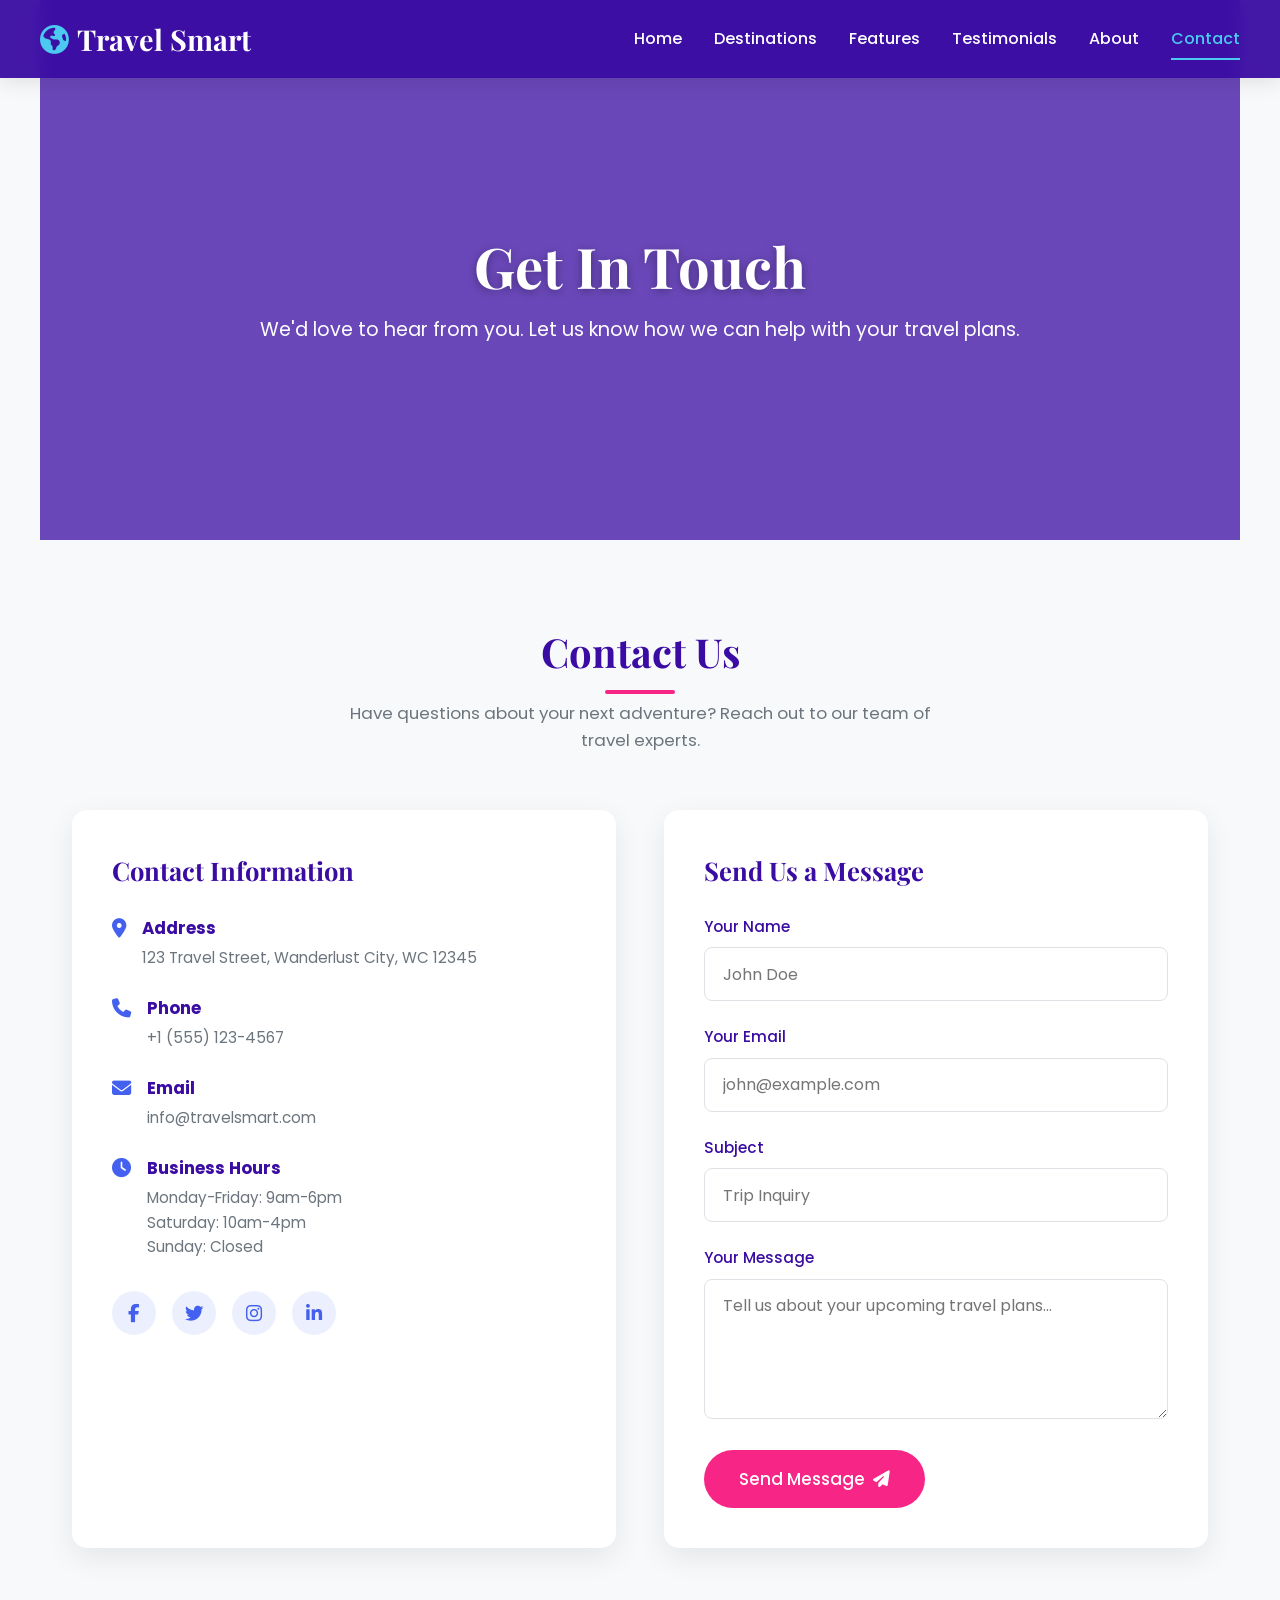
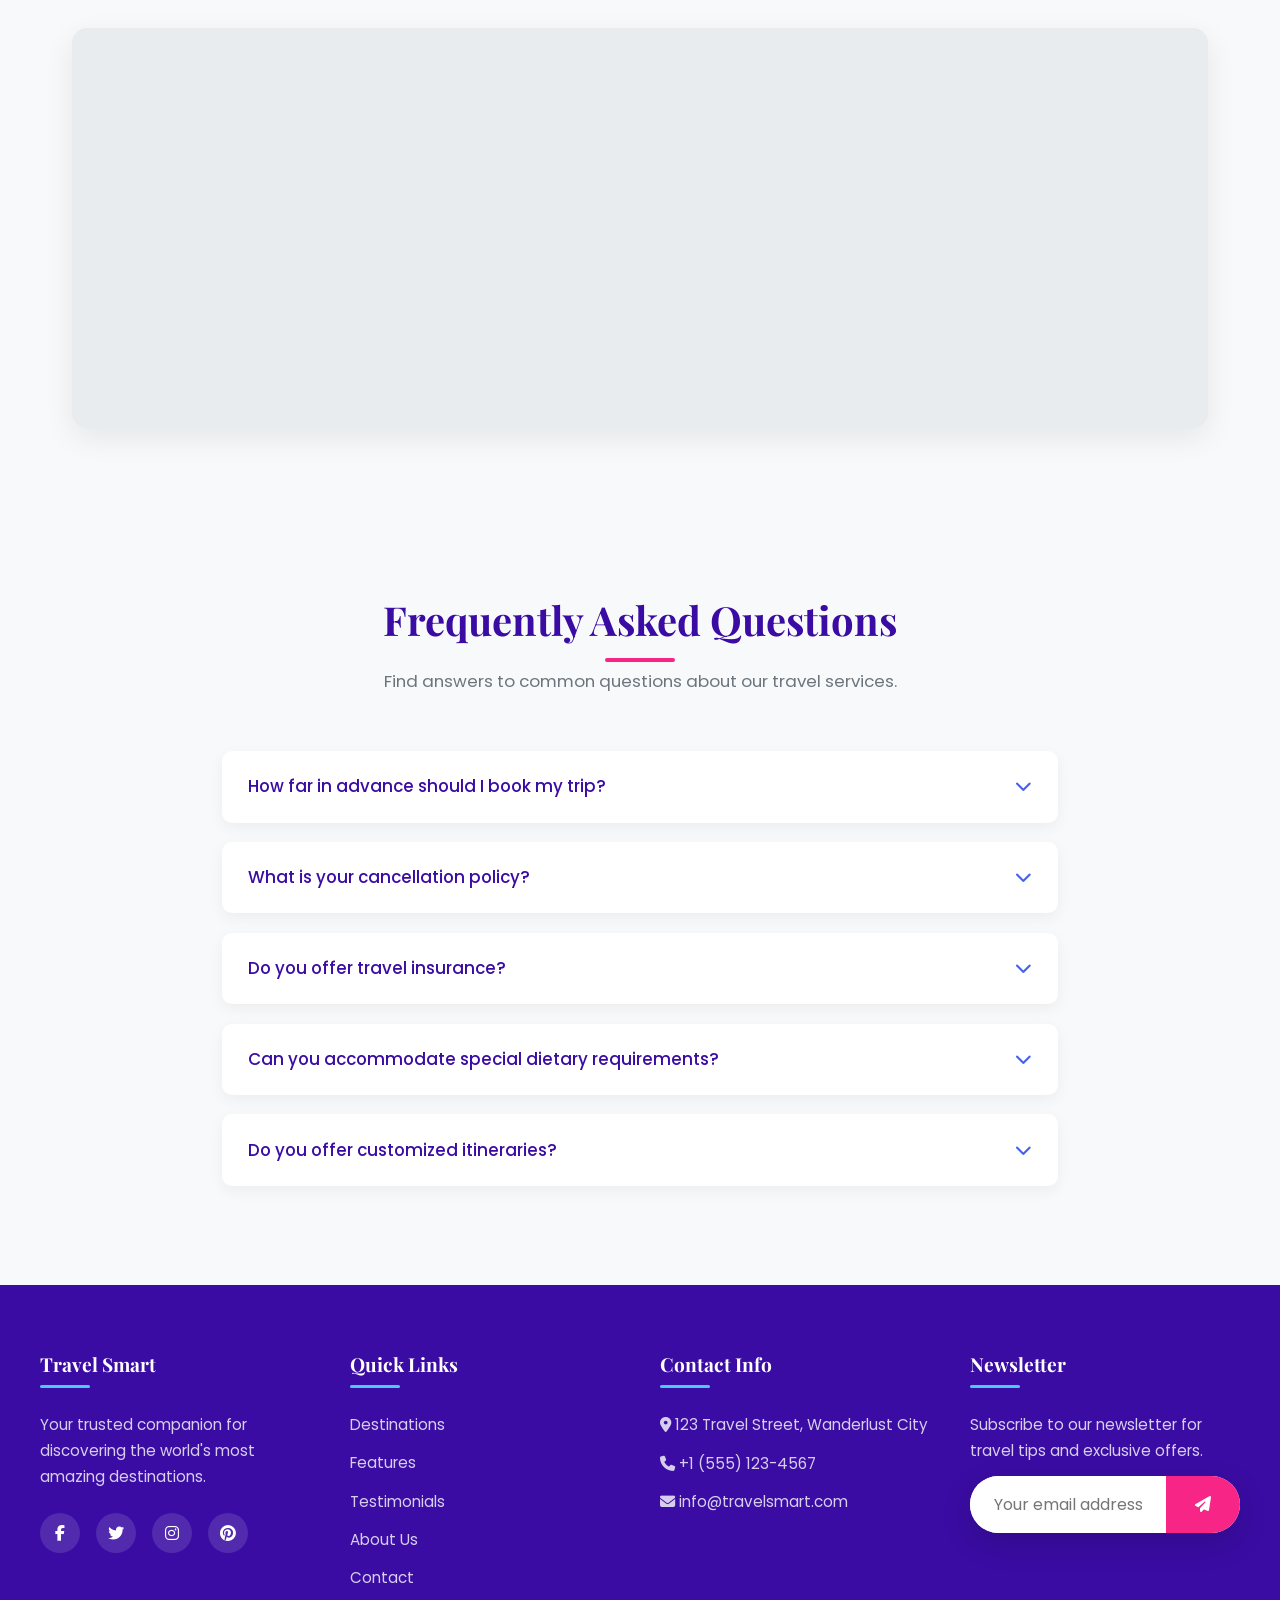
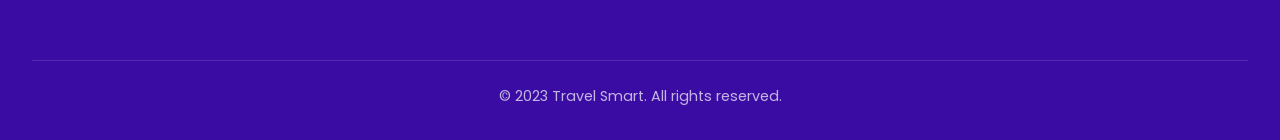
<file: contact.html>
<!DOCTYPE html>
<html lang="en">

<head>
    <meta charset="UTF-8">
    <meta name="viewport" content="width=device-width, initial-scale=1.0">
    <title>Contact Us - Travel Smart</title>
    <meta name="description" content="Get in touch with Travel Smart. Have questions about your next adventure? Reach out to our team of travel experts.">
    
    <!-- Preconnect for Google Fonts -->
    <link rel="preconnect" href="https://fonts.googleapis.com">
    <link rel="preconnect" href="https://fonts.gstatic.com" crossorigin>
    <link href="https://fonts.googleapis.com/css2?family=Poppins:wght@300;400;500;600;700&family=Playfair+Display:wght@400;600;700&display=swap" rel="stylesheet">
    
    <!-- Font Awesome Icons -->
    <link rel="stylesheet" href="https://cdnjs.cloudflare.com/ajax/libs/font-awesome/6.4.0/css/all.min.css">
    
    <!-- Unified High-Performance Stylesheet -->
    <link rel="stylesheet" href="css/style.css">
    
    <!-- Deferred Lightweight JavaScript -->
    <script src="js/main.js" defer></script>
</head>

<body>
    <!-- Header & Navigation -->
    <header>
        <nav>
            <a href="index.html" class="logo" id="main-logo">
                <i class="fas fa-globe-americas" aria-hidden="true"></i>
                <span>Travel Smart</span>
            </a>
            <ul class="nav-links">
                <li><a href="index.html">Home</a></li>
                <li><a href="destination.html">Destinations</a></li>
                <li><a href="features.html">Features</a></li>
                <li><a href="testimonials.html">Testimonials</a></li>
                <li><a href="about.html">About</a></li>
                <li><a href="contact.html" class="active">Contact</a></li>
            </ul>
            <button class="hamburger" aria-label="Toggle navigation menu" aria-expanded="false">
                <span></span>
                <span></span>
                <span></span>
            </button>
        </nav>
    </header>

    <!-- Main Content -->
    <div id="main-content">
        <!-- Hero Section -->
        <section class="contact-hero">
            <div class="contact-hero-content">
                <h1 class="hero-anim-title">Get In Touch</h1>
                <p class="hero-anim-text">We'd love to hear from you. Let us know how we can help with your travel plans.</p>
            </div>
        </section>

        <!-- Contact Section -->
        <section class="contact-section">
            <div class="section-title">
                <h2>Contact Us</h2>
                <p>Have questions about your next adventure? Reach out to our team of travel experts.</p>
            </div>
            <div class="contact-container">
                <div class="contact-info">
                    <h3>Contact Information</h3>
                    <ul class="contact-details">
                        <li>
                            <i class="fas fa-map-marker-alt"></i>
                            <div>
                                <h4>Address</h4>
                                <p>123 Travel Street, Wanderlust City, WC 12345</p>
                            </div>
                        </li>
                        <li>
                            <i class="fas fa-phone"></i>
                            <div>
                                <h4>Phone</h4>
                                <p>+1 (555) 123-4567</p>
                            </div>
                        </li>
                        <li>
                            <i class="fas fa-envelope"></i>
                            <div>
                                <h4>Email</h4>
                                <p>info@travelsmart.com</p>
                            </div>
                        </li>
                        <li>
                            <i class="fas fa-clock"></i>
                            <div>
                                <h4>Business Hours</h4>
                                <p>Monday-Friday: 9am-6pm<br>Saturday: 10am-4pm<br>Sunday: Closed</p>
                            </div>
                        </li>
                    </ul>
                    <div class="contact-social">
                        <a href="#" aria-label="Facebook" onclick="event.preventDefault();"><i class="fab fa-facebook-f"></i></a>
                        <a href="#" aria-label="Twitter" onclick="event.preventDefault();"><i class="fab fa-twitter"></i></a>
                        <a href="#" aria-label="Instagram" onclick="event.preventDefault();"><i class="fab fa-instagram"></i></a>
                        <a href="#" aria-label="LinkedIn" onclick="event.preventDefault();"><i class="fab fa-linkedin-in"></i></a>
                    </div>
                </div>
                <div class="contact-form">
                    <h3>Send Us a Message</h3>
                    <form id="contactForm">
                        <div class="form-group">
                            <label for="name">Your Name</label>
                            <input type="text" id="name" name="name" required placeholder="John Doe">
                        </div>
                        <div class="form-group">
                            <label for="email">Your Email</label>
                            <input type="email" id="email" name="email" required placeholder="john@example.com">
                        </div>
                        <div class="form-group">
                            <label for="subject">Subject</label>
                            <input type="text" id="subject" name="subject" required placeholder="Trip Inquiry">
                        </div>
                        <div class="form-group">
                            <label for="message">Your Message</label>
                            <textarea id="message" name="message" required placeholder="Tell us about your upcoming travel plans..."></textarea>
                        </div>
                        <button type="submit" class="submit-btn">Send Message <i class="fas fa-paper-plane"></i></button>
                    </form>
                </div>
            </div>
        </section>

        <!-- Map Section -->
        <section class="map-section">
            <div class="map-container">
                <iframe
                    title="Travel Smart Location Map"
                    src="https://www.google.com/maps/embed?pb=!1m18!1m12!1m3!1d3023.621465758709!2d-74.00594934894664!3d40.71278407922849!2m3!1f0!2f0!3f0!3m2!1i1020!2i768!4f13.1!3m3!1m2!1s0x89c25a23c7f6d273%3A0x6b4e77e9a9464c47!2sTravel%20Agency!5e0!3m2!1sen!2sus!4v1651234567890!5m2!1sen!2sus"
                    allowfullscreen="" loading="lazy" referrerpolicy="no-referrer-when-downgrade"></iframe>
            </div>
        </section>

        <!-- FAQ Section -->
        <section class="faq-section">
            <div class="section-title">
                <h2>Frequently Asked Questions</h2>
                <p>Find answers to common questions about our travel services.</p>
            </div>
            <div class="faq-list">
                <div class="faq-item">
                    <div class="faq-question" tabindex="0" role="button" aria-expanded="false">
                        <span>How far in advance should I book my trip?</span>
                        <i class="fas fa-chevron-down"></i>
                    </div>
                    <div class="faq-answer">
                        <p>We recommend booking at least 2-3 months in advance for domestic trips and 4-6 months for international travel. This ensures better availability and often lower prices for flights and accommodations.</p>
                    </div>
                </div>
                <div class="faq-item">
                    <div class="faq-question" tabindex="0" role="button" aria-expanded="false">
                        <span>What is your cancellation policy?</span>
                        <i class="fas fa-chevron-down"></i>
                    </div>
                    <div class="faq-answer">
                        <p>Our cancellation policy varies depending on the type of booking. Generally, we offer full refunds for cancellations made at least 30 days before the departure date. For cancellations within 30 days, fees may apply. Please refer to your specific booking terms for details.</p>
                    </div>
                </div>
                <div class="faq-item">
                    <div class="faq-question" tabindex="0" role="button" aria-expanded="false">
                        <span>Do you offer travel insurance?</span>
                        <i class="fas fa-chevron-down"></i>
                    </div>
                    <div class="faq-answer">
                        <p>Yes, we strongly recommend travel insurance for all trips. We offer comprehensive travel insurance plans that cover trip cancellations, medical emergencies, lost luggage, and other unforeseen circumstances. Our agents can help you choose the right plan for your needs.</p>
                    </div>
                </div>
                <div class="faq-item">
                    <div class="faq-question" tabindex="0" role="button" aria-expanded="false">
                        <span>Can you accommodate special dietary requirements?</span>
                        <i class="fas fa-chevron-down"></i>
                    </div>
                    <div class="faq-answer">
                        <p>Absolutely! We work with our partners to accommodate various dietary needs including vegetarian, vegan, gluten-free, and allergies. Please inform us of any dietary restrictions at the time of booking so we can make the necessary arrangements.</p>
                    </div>
                </div>
                <div class="faq-item">
                    <div class="faq-question" tabindex="0" role="button" aria-expanded="false">
                        <span>Do you offer customized itineraries?</span>
                        <i class="fas fa-chevron-down"></i>
                    </div>
                    <div class="faq-answer">
                        <p>Yes, we specialize in creating personalized travel experiences. Our travel experts will work with you to design a custom itinerary based on your interests, budget, and preferences. Contact us to start planning your dream vacation.</p>
                    </div>
                </div>
            </div>
        </section>

        <!-- Footer -->
        <footer>
            <div class="footer-content">
                <div class="footer-section">
                    <h3>Travel Smart</h3>
                    <p>Your trusted companion for discovering the world's most amazing destinations.</p>
                    <div class="footer-social">
                        <a href="#" aria-label="Facebook" onclick="event.preventDefault();"><i class="fab fa-facebook-f"></i></a>
                        <a href="#" aria-label="Twitter" onclick="event.preventDefault();"><i class="fab fa-twitter"></i></a>
                        <a href="#" aria-label="Instagram" onclick="event.preventDefault();"><i class="fab fa-instagram"></i></a>
                        <a href="#" aria-label="Pinterest" onclick="event.preventDefault();"><i class="fab fa-pinterest"></i></a>
                    </div>
                </div>
                <div class="footer-section">
                    <h3>Quick Links</h3>
                    <ul class="footer-links">
                        <li><a href="destination.html">Destinations</a></li>
                        <li><a href="features.html">Features</a></li>
                        <li><a href="testimonials.html">Testimonials</a></li>
                        <li><a href="about.html">About Us</a></li>
                        <li><a href="contact.html">Contact</a></li>
                    </ul>
                </div>
                <div class="footer-section">
                    <h3>Contact Info</h3>
                    <p><i class="fas fa-map-marker-alt"></i> 123 Travel Street, Wanderlust City</p>
                    <p><i class="fas fa-phone"></i> +1 (555) 123-4567</p>
                    <p><i class="fas fa-envelope"></i> info@travelsmart.com</p>
                </div>
                <div class="footer-section">
                    <h3>Newsletter</h3>
                    <p>Subscribe to our newsletter for travel tips and exclusive offers.</p>
                    <form class="newsletter-form" onsubmit="event.preventDefault(); alert('Thank you for subscribing to Travel Smart newsletter!'); this.reset();">
                        <input type="email" placeholder="Your email address" aria-label="Email address" required>
                        <button type="submit" aria-label="Subscribe"><i class="fas fa-paper-plane"></i></button>
                    </form>
                </div>
            </div>
            <div class="footer-bottom">
                <p>&copy; 2023 Travel Smart. All rights reserved.</p>
            </div>
        </footer>
    </div>

    <!-- Back to Top Button -->
    <a href="#" class="back-to-top" aria-label="Back to top">
        <i class="fas fa-arrow-up"></i>
    </a>
</body>

</html>
</file>
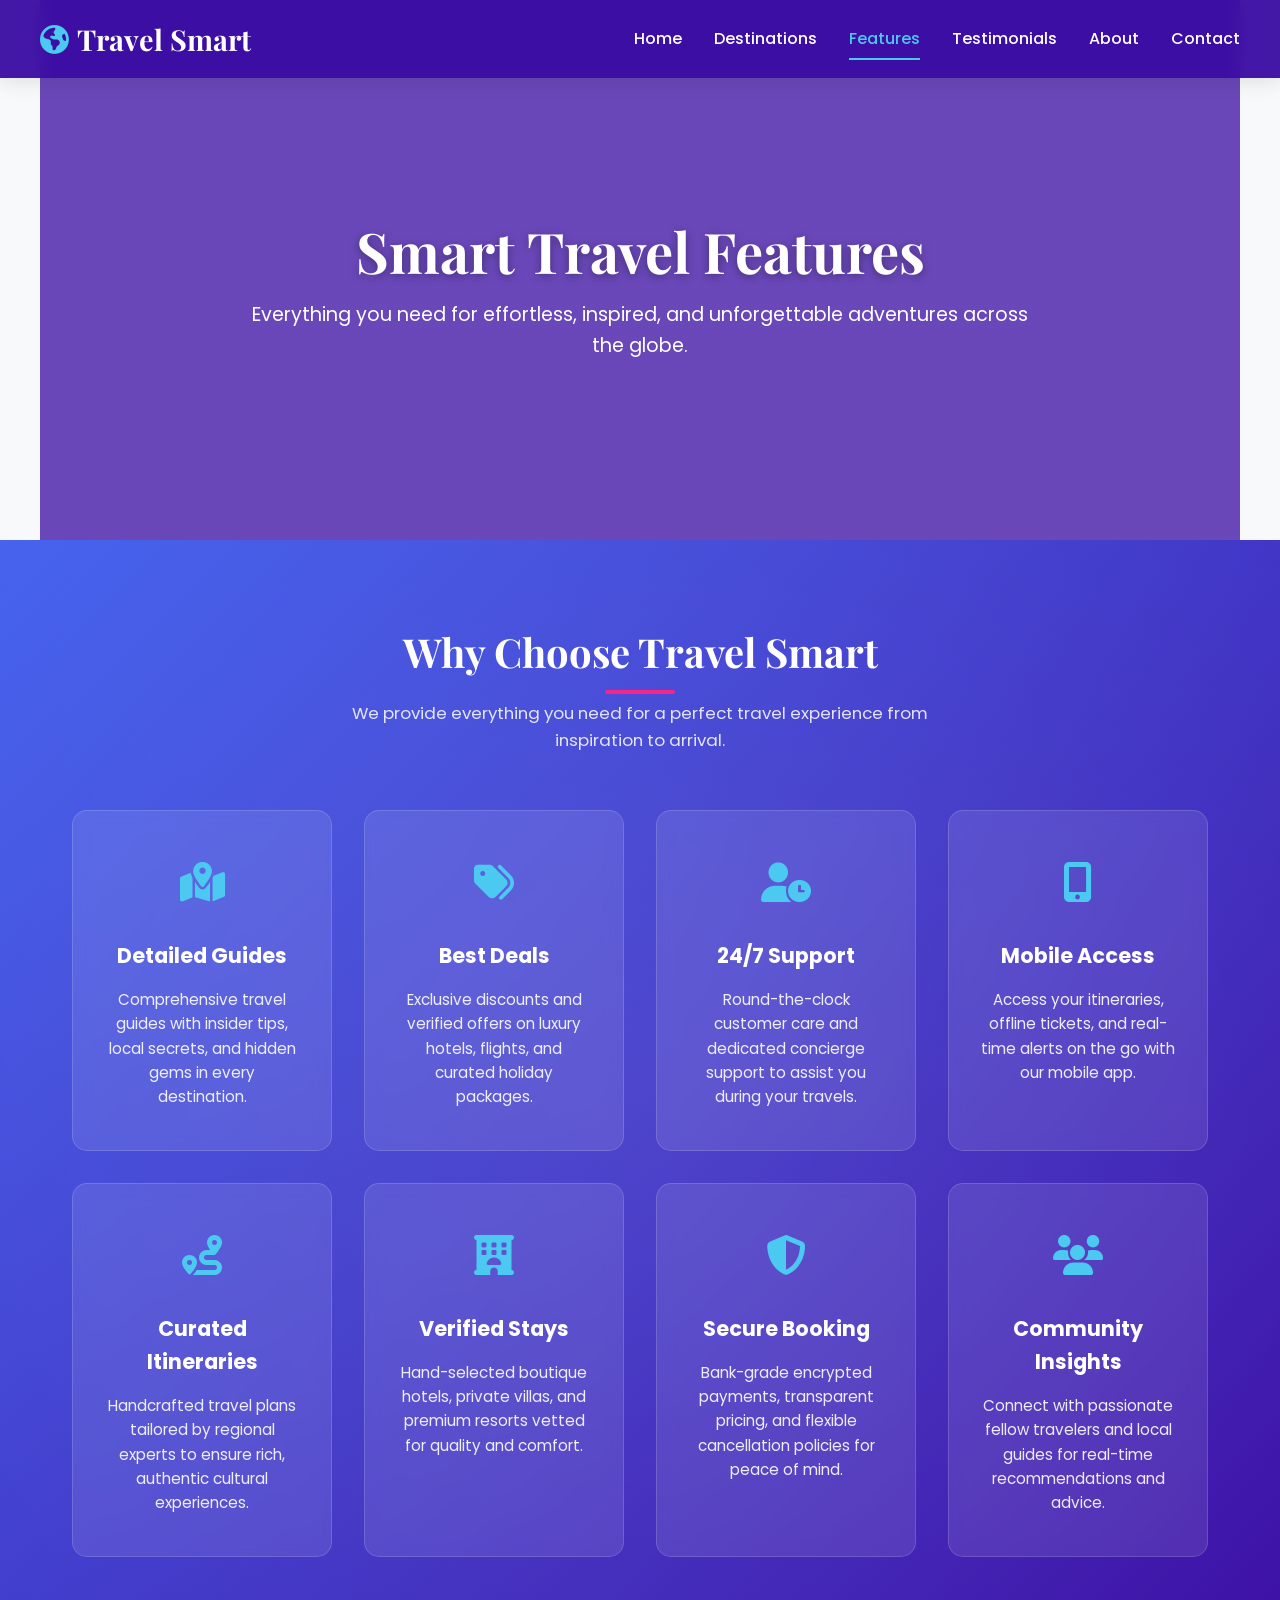
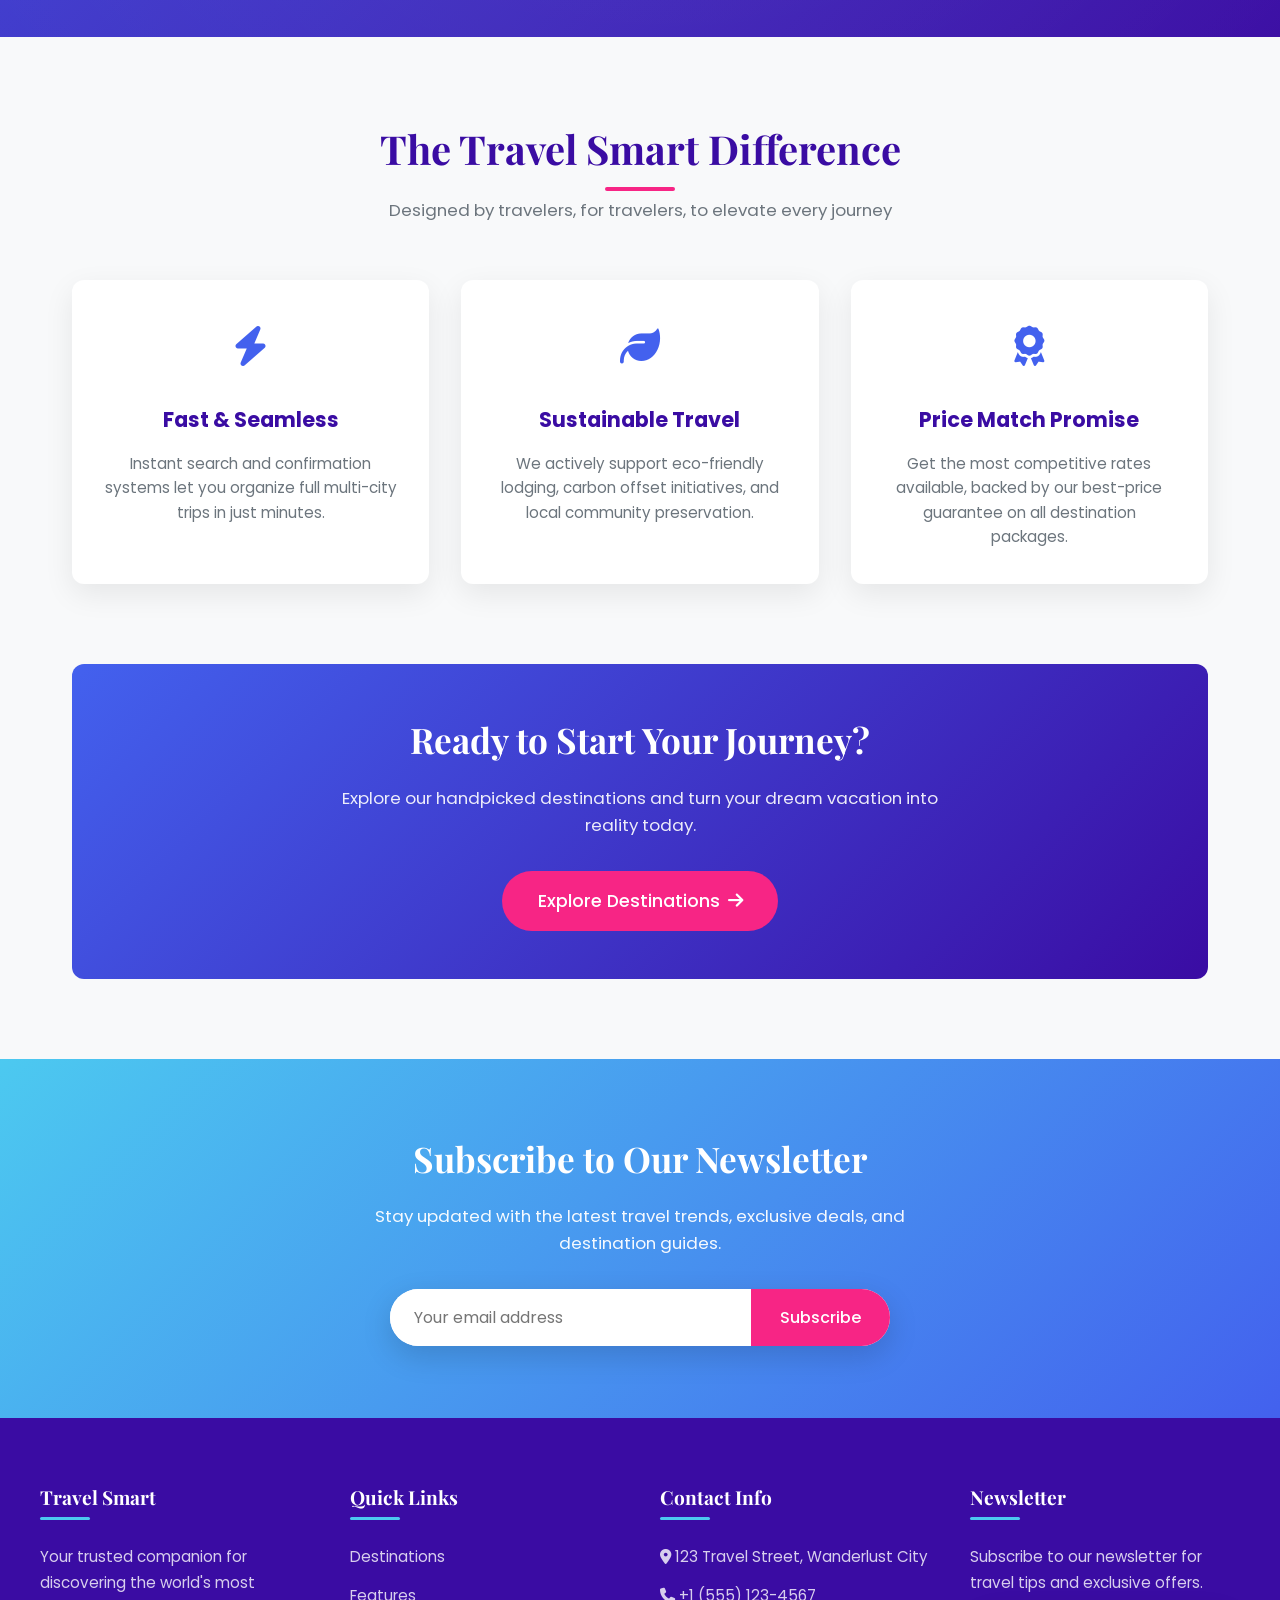
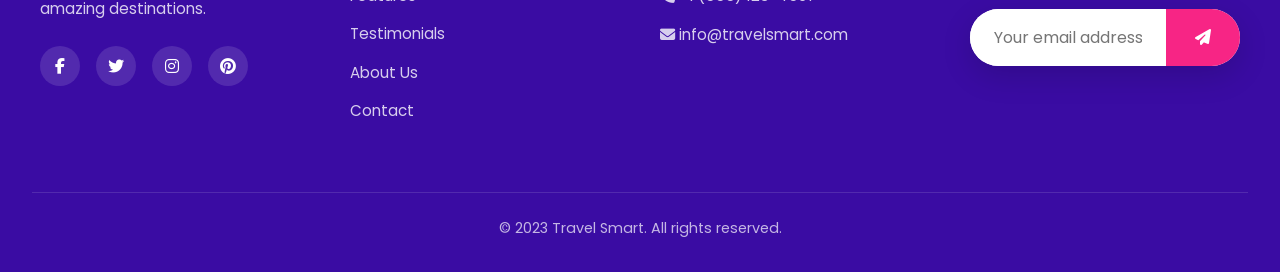
<file: features.html>
<!DOCTYPE html>
<html lang="en">

<head>
    <meta charset="UTF-8">
    <meta name="viewport" content="width=device-width, initial-scale=1.0">
    <title>Features - Travel Smart</title>
    <meta name="description" content="Discover the powerful features of Travel Smart. Detailed travel guides, exclusive booking deals, 24/7 global concierge support, and seamless mobile access.">
    
    <!-- Preconnect for Google Fonts -->
    <link rel="preconnect" href="https://fonts.googleapis.com">
    <link rel="preconnect" href="https://fonts.gstatic.com" crossorigin>
    <link href="https://fonts.googleapis.com/css2?family=Poppins:wght@300;400;500;600;700&family=Playfair+Display:wght@400;600;700&display=swap" rel="stylesheet">
    
    <!-- Font Awesome Icons -->
    <link rel="stylesheet" href="https://cdnjs.cloudflare.com/ajax/libs/font-awesome/6.4.0/css/all.min.css">
    
    <!-- Unified High-Performance Stylesheet -->
    <link rel="stylesheet" href="css/style.css">
    
    <!-- Deferred Lightweight JavaScript -->
    <script src="js/main.js" defer></script>
</head>

<body>
    <!-- Header & Navigation -->
    <header>
        <nav>
            <a href="index.html" class="logo" id="main-logo">
                <i class="fas fa-globe-americas" aria-hidden="true"></i>
                <span>Travel Smart</span>
            </a>
            <ul class="nav-links">
                <li><a href="index.html">Home</a></li>
                <li><a href="destination.html">Destinations</a></li>
                <li><a href="features.html" class="active">Features</a></li>
                <li><a href="testimonials.html">Testimonials</a></li>
                <li><a href="about.html">About</a></li>
                <li><a href="contact.html">Contact</a></li>
            </ul>
            <button class="hamburger" aria-label="Toggle navigation menu" aria-expanded="false">
                <span></span>
                <span></span>
                <span></span>
            </button>
        </nav>
    </header>

    <!-- Main Content -->
    <div id="main-content">
        <!-- Hero Section -->
        <section class="features-hero">
            <div class="features-hero-content">
                <h1 class="hero-anim-title">Smart Travel Features</h1>
                <p class="hero-anim-text">Everything you need for effortless, inspired, and unforgettable adventures across the globe.</p>
            </div>
        </section>

        <!-- Core Features Section -->
        <div class="features-wrapper">
            <section class="features">
                <div class="section-title">
                    <h2>Why Choose Travel Smart</h2>
                    <p>We provide everything you need for a perfect travel experience from inspiration to arrival.</p>
                </div>
                <div class="features-grid">
                    <!-- Feature 1: Detailed Guides -->
                    <div class="feature-card">
                        <div class="feature-icon">
                            <i class="fas fa-map-marked-alt"></i>
                        </div>
                        <h3>Detailed Guides</h3>
                        <p>Comprehensive travel guides with insider tips, local secrets, and hidden gems in every destination.</p>
                    </div>

                    <!-- Feature 2: Best Deals -->
                    <div class="feature-card">
                        <div class="feature-icon">
                            <i class="fas fa-tags"></i>
                        </div>
                        <h3>Best Deals</h3>
                        <p>Exclusive discounts and verified offers on luxury hotels, flights, and curated holiday packages.</p>
                    </div>

                    <!-- Feature 3: 24/7 Support -->
                    <div class="feature-card">
                        <div class="feature-icon">
                            <i class="fas fa-user-clock"></i>
                        </div>
                        <h3>24/7 Support</h3>
                        <p>Round-the-clock customer care and dedicated concierge support to assist you during your travels.</p>
                    </div>

                    <!-- Feature 4: Mobile Access -->
                    <div class="feature-card">
                        <div class="feature-icon">
                            <i class="fas fa-mobile-alt"></i>
                        </div>
                        <h3>Mobile Access</h3>
                        <p>Access your itineraries, offline tickets, and real-time alerts on the go with our mobile app.</p>
                    </div>

                    <!-- Feature 5: Curated Itineraries -->
                    <div class="feature-card">
                        <div class="feature-icon">
                            <i class="fas fa-route"></i>
                        </div>
                        <h3>Curated Itineraries</h3>
                        <p>Handcrafted travel plans tailored by regional experts to ensure rich, authentic cultural experiences.</p>
                    </div>

                    <!-- Feature 6: Verified Accommodations -->
                    <div class="feature-card">
                        <div class="feature-icon">
                            <i class="fas fa-hotel"></i>
                        </div>
                        <h3>Verified Stays</h3>
                        <p>Hand-selected boutique hotels, private villas, and premium resorts vetted for quality and comfort.</p>
                    </div>

                    <!-- Feature 7: Secure Booking -->
                    <div class="feature-card">
                        <div class="feature-icon">
                            <i class="fas fa-shield-alt"></i>
                        </div>
                        <h3>Secure Booking</h3>
                        <p>Bank-grade encrypted payments, transparent pricing, and flexible cancellation policies for peace of mind.</p>
                    </div>

                    <!-- Feature 8: Local Community -->
                    <div class="feature-card">
                        <div class="feature-icon">
                            <i class="fas fa-users"></i>
                        </div>
                        <h3>Community Insights</h3>
                        <p>Connect with passionate fellow travelers and local guides for real-time recommendations and advice.</p>
                    </div>
                </div>
            </section>
        </div>

        <!-- The Travel Smart Experience / Values Section -->
        <section>
            <div class="section-title">
                <h2>The Travel Smart Difference</h2>
                <p>Designed by travelers, for travelers, to elevate every journey</p>
            </div>
            <div class="values-grid">
                <div class="value-card">
                    <div class="value-icon">
                        <i class="fas fa-bolt"></i>
                    </div>
                    <h3>Fast & Seamless</h3>
                    <p>Instant search and confirmation systems let you organize full multi-city trips in just minutes.</p>
                </div>
                <div class="value-card">
                    <div class="value-icon">
                        <i class="fas fa-leaf"></i>
                    </div>
                    <h3>Sustainable Travel</h3>
                    <p>We actively support eco-friendly lodging, carbon offset initiatives, and local community preservation.</p>
                </div>
                <div class="value-card">
                    <div class="value-icon">
                        <i class="fas fa-award"></i>
                    </div>
                    <h3>Price Match Promise</h3>
                    <p>Get the most competitive rates available, backed by our best-price guarantee on all destination packages.</p>
                </div>
            </div>
        </section>

        <!-- CTA Section -->
        <section style="padding-top: 0;">
            <div class="booking-section">
                <h2>Ready to Start Your Journey?</h2>
                <p>Explore our handpicked destinations and turn your dream vacation into reality today.</p>
                <a href="destination.html" class="booking-button" style="text-decoration: none;">Explore Destinations <i class="fas fa-arrow-right"></i></a>
            </div>
        </section>

        <!-- Newsletter Section -->
        <div class="newsletter-wrapper">
            <section class="newsletter-section">
                <h2>Subscribe to Our Newsletter</h2>
                <p>Stay updated with the latest travel trends, exclusive deals, and destination guides.</p>
                <form class="newsletter-form" onsubmit="event.preventDefault(); alert('Thank you for subscribing to Travel Smart newsletter!'); this.reset();">
                    <input type="email" placeholder="Your email address" required aria-label="Email address">
                    <button type="submit">Subscribe</button>
                </form>
            </section>
        </div>

        <!-- Footer -->
        <footer>
            <div class="footer-content">
                <div class="footer-section">
                    <h3>Travel Smart</h3>
                    <p>Your trusted companion for discovering the world's most amazing destinations.</p>
                    <div class="footer-social">
                        <a href="#" aria-label="Facebook" onclick="event.preventDefault();"><i class="fab fa-facebook-f"></i></a>
                        <a href="#" aria-label="Twitter" onclick="event.preventDefault();"><i class="fab fa-twitter"></i></a>
                        <a href="#" aria-label="Instagram" onclick="event.preventDefault();"><i class="fab fa-instagram"></i></a>
                        <a href="#" aria-label="Pinterest" onclick="event.preventDefault();"><i class="fab fa-pinterest"></i></a>
                    </div>
                </div>
                <div class="footer-section">
                    <h3>Quick Links</h3>
                    <ul class="footer-links">
                        <li><a href="destination.html">Destinations</a></li>
                        <li><a href="features.html">Features</a></li>
                        <li><a href="testimonials.html">Testimonials</a></li>
                        <li><a href="about.html">About Us</a></li>
                        <li><a href="contact.html">Contact</a></li>
                    </ul>
                </div>
                <div class="footer-section">
                    <h3>Contact Info</h3>
                    <p><i class="fas fa-map-marker-alt"></i> 123 Travel Street, Wanderlust City</p>
                    <p><i class="fas fa-phone"></i> +1 (555) 123-4567</p>
                    <p><i class="fas fa-envelope"></i> info@travelsmart.com</p>
                </div>
                <div class="footer-section">
                    <h3>Newsletter</h3>
                    <p>Subscribe to our newsletter for travel tips and exclusive offers.</p>
                    <form class="newsletter-form" onsubmit="event.preventDefault(); alert('Thank you for subscribing to Travel Smart newsletter!'); this.reset();">
                        <input type="email" placeholder="Your email address" aria-label="Email address" required>
                        <button type="submit" aria-label="Subscribe"><i class="fas fa-paper-plane"></i></button>
                    </form>
                </div>
            </div>
            <div class="footer-bottom">
                <p>&copy; 2023 Travel Smart. All rights reserved.</p>
            </div>
        </footer>
    </div>

    <!-- Back to Top Button -->
    <a href="#" class="back-to-top" aria-label="Back to top">
        <i class="fas fa-arrow-up"></i>
    </a>
</body>

</html>
</file>
<file: css/style.css>
/* ==========================================================================
   TRAVEL SMART - High-Performance Stylesheet
   Optimized for 60fps scrolling, composite-only animations & lightweight rendering
   ========================================================================== */

:root {
    --primary: #4361ee;
    --secondary: #f72585;
    --accent: #4cc9f0;
    --dark: #3a0ca3;
    --light: #f8f9fa;
    --gray: #6c757d;
    --success: #4ade80;
    --card-shadow: 0 10px 30px rgba(0, 0, 0, 0.08);
    --card-hover-shadow: 0 15px 35px rgba(0, 0, 0, 0.15);
    --ease-out: cubic-bezier(0.16, 1, 0.3, 1);
    --transition-fast: 0.2s ease;
    --transition-normal: 0.35s cubic-bezier(0.16, 1, 0.3, 1);
}

/* Base Reset & Native Smooth Scroll */
*,
*::before,
*::after {
    margin: 0;
    padding: 0;
    box-sizing: border-box;
}

html {
    scroll-behavior: smooth;
    text-size-adjust: 100%;
    -webkit-text-size-adjust: 100%;
}

body {
    font-family: 'Poppins', -apple-system, BlinkMacSystemFont, 'Segoe UI', Roboto, sans-serif;
    line-height: 1.6;
    color: var(--dark);
    background-color: var(--light);
    overflow-x: hidden;
    min-height: 100vh;
    text-rendering: optimizeLegibility;
    -webkit-font-smoothing: antialiased;
}

body.modal-open,
body.nav-open {
    overflow: hidden;
}

/* Accessibility: Reduced Motion */
@media (prefers-reduced-motion: reduce) {
    *,
    *::before,
    *::after {
        animation-duration: 0.001ms !important;
        animation-iteration-count: 1 !important;
        transition-duration: 0.001ms !important;
        scroll-behavior: auto !important;
    }
}

img {
    max-width: 100%;
    height: auto;
    display: block;
}

/* ==========================================================================
   Header & Navigation
   ========================================================================== */
header {
    background: rgba(58, 12, 163, 0.95);
    color: white;
    padding: 1rem 2rem;
    position: fixed;
    width: 100%;
    top: 0;
    left: 0;
    z-index: 1000;
    box-shadow: 0 4px 20px rgba(0, 0, 0, 0.1);
    backdrop-filter: blur(8px);
    -webkit-backdrop-filter: blur(8px);
    transition: background-color var(--transition-normal), box-shadow var(--transition-normal), padding var(--transition-normal);
}

header.scrolled {
    padding: 0.75rem 2rem;
    background: rgba(58, 12, 163, 0.98);
    box-shadow: 0 6px 24px rgba(0, 0, 0, 0.18);
}

nav {
    display: flex;
    justify-content: space-between;
    align-items: center;
    max-width: 1200px;
    margin: 0 auto;
    width: 100%;
}

.logo {
    font-size: 1.8rem;
    font-weight: 700;
    display: flex;
    align-items: center;
    font-family: 'Playfair Display', Georgia, serif;
    cursor: pointer;
    text-decoration: none;
    color: white;
    user-select: none;
}

.logo i {
    margin-right: 0.5rem;
    color: var(--accent);
    transition: transform 0.6s var(--ease-out);
}

.logo:hover i {
    transform: rotate(360deg);
}

.nav-links {
    display: flex;
    list-style: none;
    align-items: center;
}

.nav-links li {
    margin-left: 2rem;
    position: relative;
}

.nav-links a {
    color: white;
    text-decoration: none;
    font-weight: 500;
    transition: color var(--transition-fast);
    position: relative;
    padding: 0.5rem 0;
    display: inline-block;
}

.nav-links a::after {
    content: '';
    position: absolute;
    width: 0;
    height: 2px;
    bottom: 0;
    left: 0;
    background-color: var(--accent);
    transition: width 0.3s ease;
}

.nav-links a:hover::after,
.nav-links a.active::after {
    width: 100%;
}

.nav-links a:hover,
.nav-links a.active {
    color: var(--accent);
}

.hamburger {
    display: none;
    cursor: pointer;
    position: relative;
    width: 26px;
    height: 20px;
    z-index: 1001;
    background: transparent;
    border: none;
    padding: 0;
}

/* Expand the tappable area beyond the visual icon without affecting
   the absolutely-positioned bars inside (accessibility touch target) */
.hamburger::after {
    content: '';
    position: absolute;
    top: -12px;
    left: -12px;
    right: -12px;
    bottom: -12px;
}

.hamburger span {
    display: block;
    position: absolute;
    height: 3px;
    width: 100%;
    background: white;
    border-radius: 3px;
    opacity: 1;
    left: 0;
    transform: rotate(0deg);
    transition: transform 0.25s ease-in-out, top 0.25s ease-in-out, opacity 0.2s ease;
}

.hamburger span:nth-child(1) {
    top: 0px;
}

.hamburger span:nth-child(2) {
    top: 8px;
}

.hamburger span:nth-child(3) {
    top: 16px;
}

.hamburger.open span:nth-child(1) {
    top: 8px;
    transform: rotate(135deg);
}

.hamburger.open span:nth-child(2) {
    opacity: 0;
    transform: translateX(-15px);
}

.hamburger.open span:nth-child(3) {
    top: 8px;
    transform: rotate(-135deg);
}

/* ==========================================================================
   Hero Section
   ========================================================================== */
.hero {
    min-height: 100vh;
    height: 100vh;
    height: 100svh;
    background: linear-gradient(rgba(58, 12, 163, 0.72), rgba(58, 12, 163, 0.72)),
        url('https://images.unsplash.com/photo-1506744038136-46273834b3fb?auto=format&fit=crop&w=1600&q=80') no-repeat center center/cover;
    display: flex;
    align-items: center;
    justify-content: center;
    text-align: center;
    color: white;
    padding: 0 1.5rem;
    margin-top: 0;
    padding-top: 70px;
    position: relative;
    overflow: hidden;
}

.hero-content {
    max-width: 800px;
    min-width: 0;
    width: 100%;
    position: relative;
    z-index: 2;
}

.hero h1 {
    font-size: 3.5rem;
    margin-bottom: 1rem;
    line-height: 1.2;
    font-family: 'Playfair Display', Georgia, serif;
    text-shadow: 0 2px 10px rgba(0, 0, 0, 0.35);
}

.hero p {
    font-size: 1.2rem;
    margin-bottom: 2rem;
    opacity: 0.95;
    text-shadow: 0 1px 4px rgba(0, 0, 0, 0.3);
}

/* Secondary Page Heroes */
.about-hero,
.contact-hero,
.features-hero,
.testimonials-hero {
    height: 60vh;
    height: 60svh;
    min-height: 400px;
    display: flex;
    align-items: center;
    justify-content: center;
    text-align: center;
    color: white;
    padding: 0 1.5rem;
    padding-top: 70px;
    position: relative;
    overflow: hidden;
}

.about-hero {
    background: linear-gradient(rgba(58, 12, 163, 0.75), rgba(58, 12, 163, 0.75)),
        url('https://images.unsplash.com/photo-1523531294919-4bcd7c65e216?auto=format&fit=crop&w=1600&q=80') no-repeat center center/cover;
}

.contact-hero {
    background: linear-gradient(rgba(58, 12, 163, 0.75), rgba(58, 12, 163, 0.75)),
        url('https://images.unsplash.com/photo-1519681393784-d120267933ba?auto=format&fit=crop&w=1600&q=80') no-repeat center center/cover;
}

.features-hero {
    background: linear-gradient(rgba(58, 12, 163, 0.75), rgba(58, 12, 163, 0.75)),
        url('https://images.unsplash.com/photo-1488646953014-85cb44e25828?auto=format&fit=crop&w=1600&q=80') no-repeat center center/cover;
}

.testimonials-hero {
    background: linear-gradient(rgba(58, 12, 163, 0.75), rgba(58, 12, 163, 0.75)),
        url('https://images.unsplash.com/photo-1469854523086-cc02fe5d8800?auto=format&fit=crop&w=1600&q=80') no-repeat center center/cover;
}

.about-hero-content,
.contact-hero-content,
.features-hero-content,
.testimonials-hero-content {
    max-width: 800px;
    min-width: 0;
    width: 100%;
    position: relative;
    z-index: 2;
}

.about-hero h1,
.contact-hero h1,
.features-hero h1,
.testimonials-hero h1 {
    font-size: 3.5rem;
    margin-bottom: 1rem;
    line-height: 1.2;
    font-family: 'Playfair Display', Georgia, serif;
    text-shadow: 0 2px 10px rgba(0, 0, 0, 0.35);
}

.about-hero p,
.contact-hero p,
.features-hero p,
.testimonials-hero p {
    font-size: 1.2rem;
    margin-bottom: 2rem;
    opacity: 0.95;
}

/* Search Box */
.search-box {
    background: rgba(255, 255, 255, 0.18);
    border-radius: 50px;
    padding: 0.4rem 0.5rem;
    display: flex;
    max-width: 520px;
    margin: 0 auto;
    backdrop-filter: blur(8px);
    -webkit-backdrop-filter: blur(8px);
    border: 1px solid rgba(255, 255, 255, 0.25);
    box-shadow: 0 8px 32px rgba(0, 0, 0, 0.15);
    transition: background-color var(--transition-fast), box-shadow var(--transition-fast), border-color var(--transition-fast);
}

.search-box:focus-within {
    background: rgba(255, 255, 255, 0.28);
    border-color: rgba(255, 255, 255, 0.5);
    box-shadow: 0 10px 35px rgba(0, 0, 0, 0.25);
}

.search-box input {
    flex: 1;
    min-width: 0;
    border: none;
    padding: 0.8rem 1.5rem;
    border-radius: 50px;
    outline: none;
    font-size: 1rem;
    background: transparent;
    color: white;
    font-family: inherit;
}

.search-box input::placeholder {
    color: rgba(255, 255, 255, 0.8);
}

.search-box button {
    background: var(--secondary);
    color: white;
    border: none;
    border-radius: 50px;
    padding: 0.8rem 1.7rem;
    cursor: pointer;
    font-weight: 500;
    font-size: 1rem;
    font-family: inherit;
    transition: transform var(--transition-fast), background-color var(--transition-fast), box-shadow var(--transition-fast);
    display: inline-flex;
    align-items: center;
    justify-content: center;
}

.search-box button i {
    margin-right: 0.5rem;
}

.search-box button:hover {
    background: #e91e63;
    transform: translateY(-2px);
    box-shadow: 0 5px 15px rgba(247, 37, 133, 0.4);
}

/* Floating Elements */
.floating-elements {
    position: absolute;
    width: 100%;
    height: 100%;
    top: 0;
    left: 0;
    overflow: hidden;
    pointer-events: none;
    z-index: 1;
}

.floating-element {
    position: absolute;
    border-radius: 50%;
    background: rgba(255, 255, 255, 0.08);
    animation: float 14s infinite ease-in-out alternate;
    pointer-events: none;
    will-change: transform;
}

.floating-element:nth-child(1) {
    width: 80px;
    height: 80px;
    top: 20%;
    left: 10%;
    animation-delay: 0s;
}

.floating-element:nth-child(2) {
    width: 50px;
    height: 50px;
    top: 60%;
    left: 80%;
    animation-delay: -3s;
}

.floating-element:nth-child(3) {
    width: 70px;
    height: 70px;
    top: 70%;
    left: 15%;
    animation-delay: -6s;
}

.floating-element:nth-child(4) {
    width: 40px;
    height: 40px;
    top: 30%;
    left: 75%;
    animation-delay: -9s;
}

@keyframes float {
    0% {
        transform: translateY(0) rotate(0deg);
    }
    100% {
        transform: translateY(-25px) rotate(12deg);
    }
}

/* ==========================================================================
   Sections & Layout
   ========================================================================== */
section {
    padding: 5rem 2rem;
    max-width: 1200px;
    margin: 0 auto;
    position: relative;
}

.section-title {
    text-align: center;
    margin-bottom: 3.5rem;
}

.section-title h2 {
    font-size: 2.5rem;
    color: var(--dark);
    margin-bottom: 1rem;
    position: relative;
    display: inline-block;
    font-family: 'Playfair Display', Georgia, serif;
}

.section-title h2::after {
    content: '';
    position: absolute;
    width: 70px;
    height: 4px;
    background: var(--secondary);
    bottom: -10px;
    left: 50%;
    transform: translateX(-50%);
    border-radius: 2px;
}

.section-title p {
    color: var(--gray);
    max-width: 600px;
    margin: 0 auto;
    font-size: 1.05rem;
}

/* ==========================================================================
   Destination Cards & Grid
   ========================================================================== */
.destination-grid {
    display: grid;
    grid-template-columns: repeat(auto-fill, minmax(min(300px, 100%), 1fr));
    gap: 2rem;
}

.destination-card {
    background: white;
    border-radius: 12px;
    overflow: hidden;
    box-shadow: var(--card-shadow);
    transition: transform var(--transition-normal), box-shadow var(--transition-normal);
    position: relative;
    cursor: pointer;
    display: flex;
    flex-direction: column;
}

.destination-card:hover {
    transform: translateY(-8px);
    box-shadow: var(--card-hover-shadow);
}

.destination-card::before {
    content: '';
    position: absolute;
    top: 0;
    left: 0;
    width: 100%;
    height: 100%;
    background: linear-gradient(to bottom, transparent 0%, rgba(0, 0, 0, 0.75) 100%);
    opacity: 0;
    transition: opacity var(--transition-normal);
    z-index: 2;
    pointer-events: none;
}

.destination-card:hover::before {
    opacity: 1;
}

.card-img {
    height: 220px;
    overflow: hidden;
    position: relative;
    background-color: #e9ecef;
}

.card-img img {
    width: 100%;
    height: 100%;
    object-fit: cover;
    transition: transform 0.6s var(--ease-out);
}

.destination-card:hover .card-img img {
    transform: scale(1.08);
}

.card-content {
    padding: 1.5rem;
    position: relative;
    z-index: 1;
    display: flex;
    flex-direction: column;
    flex: 1;
}

.card-content h3 {
    font-size: 1.3rem;
    margin-bottom: 0.5rem;
    color: var(--dark);
}

.card-content p {
    color: var(--gray);
    margin-bottom: 1.2rem;
    font-size: 0.95rem;
    flex: 1;
}

.card-meta {
    display: flex;
    justify-content: space-between;
    align-items: center;
    margin-top: auto;
}

.price {
    color: var(--secondary);
    font-weight: 600;
    font-size: 1.25rem;
}

.rating {
    color: #ffc107;
    font-size: 0.95rem;
}

.card-hover-content {
    position: absolute;
    bottom: 0;
    left: 0;
    width: 100%;
    padding: 1.5rem;
    z-index: 3;
    opacity: 0;
    transform: translateY(15px);
    transition: transform var(--transition-normal), opacity var(--transition-normal);
    pointer-events: none;
}

.card-hover-content p {
    color: white;
    font-size: 0.9rem;
    margin-bottom: 0.8rem;
    text-shadow: 0 1px 3px rgba(0, 0, 0, 0.5);
}

.destination-card:hover .card-hover-content {
    opacity: 1;
    transform: translateY(0);
    pointer-events: auto;
}

.card-hover-content button {
    background: var(--accent);
    color: white;
    border: none;
    padding: 0.7rem 1.5rem;
    border-radius: 50px;
    font-weight: 500;
    font-size: 0.95rem;
    font-family: inherit;
    cursor: pointer;
    transition: transform var(--transition-fast), background-color var(--transition-fast), box-shadow var(--transition-fast);
    display: inline-flex;
    align-items: center;
}

.card-hover-content button i {
    margin-left: 0.5rem;
    transition: transform var(--transition-fast);
}

.card-hover-content button:hover {
    background: #1db8e6;
    transform: translateY(-2px);
    box-shadow: 0 5px 15px rgba(76, 201, 240, 0.4);
}

.card-hover-content button:hover i {
    transform: translateX(3px);
}

/* ==========================================================================
   Features Section
   ========================================================================== */
.features-wrapper {
    background: linear-gradient(135deg, var(--primary) 0%, #3a0ca3 100%);
    color: white;
    position: relative;
    overflow: hidden;
    width: 100%;
}

.features {
    background: transparent;
    color: white;
    position: relative;
    z-index: 1;
}

.features::before {
    content: '';
    position: absolute;
    top: -50%;
    left: -50%;
    width: 200%;
    height: 200%;
    background: radial-gradient(circle, rgba(255, 255, 255, 0.08) 0%, transparent 65%);
    transform: rotate(30deg);
    pointer-events: none;
}

.features .section-title h2 {
    color: white;
}

.features .section-title p {
    color: rgba(255, 255, 255, 0.85);
}

.features-grid {
    display: grid;
    grid-template-columns: repeat(auto-fill, minmax(min(250px, 100%), 1fr));
    gap: 2rem;
    position: relative;
    z-index: 1;
}

.feature-card {
    text-align: center;
    padding: 2.5rem 2rem;
    background: rgba(255, 255, 255, 0.1);
    border-radius: 15px;
    backdrop-filter: blur(8px);
    -webkit-backdrop-filter: blur(8px);
    border: 1px solid rgba(255, 255, 255, 0.15);
    transition: transform var(--transition-normal), background-color var(--transition-normal), box-shadow var(--transition-normal);
}

.feature-card:hover {
    transform: translateY(-8px);
    background: rgba(255, 255, 255, 0.18);
    box-shadow: 0 10px 30px rgba(0, 0, 0, 0.25);
}

.feature-icon {
    font-size: 2.5rem;
    margin-bottom: 1.5rem;
    color: var(--accent);
    display: inline-block;
    transition: transform var(--transition-normal);
}

.feature-card:hover .feature-icon {
    transform: scale(1.15) rotate(6deg);
}

.feature-card h3 {
    margin-bottom: 1rem;
    font-size: 1.3rem;
    color: white;
}

.feature-card p {
    color: rgba(255, 255, 255, 0.9);
    font-size: 0.95rem;
}

/* ==========================================================================
   Testimonials
   ========================================================================== */
.testimonials-container {
    position: relative;
    max-width: 800px;
    margin: 0 auto;
}

.testimonials-grid {
    display: grid;
    grid-template-columns: repeat(auto-fill, minmax(min(320px, 100%), 1fr));
    gap: 2rem;
    max-width: 1200px;
    margin: 0 auto;
}

.testimonial-rating {
    color: #ffc107;
    font-size: 0.95rem;
    margin-bottom: 1rem;
}

.testimonial {
    background: white;
    padding: 2.5rem;
    border-radius: 15px;
    box-shadow: var(--card-shadow);
    text-align: center;
    margin: 0 auto;
    transition: transform var(--transition-normal), box-shadow var(--transition-normal);
}

.testimonial:hover {
    transform: translateY(-5px);
    box-shadow: var(--card-hover-shadow);
}

.testimonial-img {
    width: 84px;
    height: 84px;
    border-radius: 50%;
    overflow: hidden;
    margin: 0 auto 1.5rem;
    border: 4px solid var(--primary);
    box-shadow: 0 5px 15px rgba(0, 0, 0, 0.1);
    transition: transform var(--transition-normal), border-color var(--transition-normal);
}

.testimonial:hover .testimonial-img {
    transform: scale(1.08);
    border-color: var(--secondary);
}

.testimonial-img img {
    width: 100%;
    height: 100%;
    object-fit: cover;
}

.testimonial-text {
    font-style: italic;
    margin-bottom: 1.5rem;
    position: relative;
    color: #495057;
    font-size: 1.05rem;
    line-height: 1.7;
}

.testimonial-author {
    font-weight: 600;
    color: var(--dark);
    margin-bottom: 0.3rem;
    font-size: 1.1rem;
}

.testimonial-role {
    color: var(--gray);
    font-size: 0.9rem;
}

/* ==========================================================================
   Newsletter Section
   ========================================================================== */
.newsletter-wrapper {
    background: linear-gradient(135deg, var(--accent) 0%, var(--primary) 100%);
    color: white;
    text-align: center;
    padding: 4.5rem 2rem;
    width: 100%;
}

.newsletter-section {
    padding: 0;
    max-width: 800px;
    margin: 0 auto;
}

.newsletter-section h2 {
    font-family: 'Playfair Display', Georgia, serif;
    margin-bottom: 1rem;
    font-size: 2.2rem;
}

.newsletter-section p {
    max-width: 600px;
    margin: 0 auto 2rem;
    opacity: 0.95;
    font-size: 1.05rem;
}

.newsletter-form {
    display: flex;
    max-width: 500px;
    margin: 0 auto;
    border-radius: 50px;
    overflow: hidden;
    box-shadow: 0 10px 30px rgba(0, 0, 0, 0.15);
    background: white;
}

.newsletter-form input {
    flex: 1;
    min-width: 0;
    padding: 1rem 1.5rem;
    border: none;
    outline: none;
    font-size: 1rem;
    font-family: inherit;
    color: var(--dark);
}

.newsletter-form button {
    background: var(--secondary);
    color: white;
    border: none;
    padding: 1rem 1.8rem;
    cursor: pointer;
    font-weight: 500;
    font-size: 1rem;
    font-family: inherit;
    transition: background-color var(--transition-fast);
}

.newsletter-form button:hover {
    background: #e91e63;
}

/* ==========================================================================
   Footer
   ========================================================================== */
footer {
    background: var(--dark);
    color: white;
    padding: 4rem 2rem 2rem;
    position: relative;
}

.footer-content {
    max-width: 1200px;
    margin: 0 auto;
    display: grid;
    grid-template-columns: repeat(auto-fit, minmax(min(240px, 100%), 1fr));
    gap: 2.5rem;
}

.footer-section h3 {
    font-size: 1.2rem;
    margin-bottom: 1.5rem;
    position: relative;
    padding-bottom: 0.5rem;
    font-family: 'Playfair Display', Georgia, serif;
}

.footer-section h3::after {
    content: '';
    position: absolute;
    width: 50px;
    height: 3px;
    background: var(--accent);
    bottom: 0;
    left: 0;
    border-radius: 2px;
}

.footer-section p {
    color: rgba(255, 255, 255, 0.8);
    font-size: 0.95rem;
    line-height: 1.7;
    margin-bottom: 0.8rem;
}

.footer-links {
    list-style: none;
}

.footer-links li {
    margin-bottom: 0.8rem;
}

.footer-links a {
    color: rgba(255, 255, 255, 0.8);
    text-decoration: none;
    transition: color var(--transition-fast), transform var(--transition-fast);
    display: inline-block;
    font-size: 0.95rem;
}

.footer-links a:hover {
    color: var(--accent);
    transform: translateX(5px);
}

.footer-social {
    display: flex;
    gap: 1rem;
    margin-top: 1.5rem;
}

.footer-social a {
    color: white;
    background: rgba(255, 255, 255, 0.12);
    width: 40px;
    height: 40px;
    border-radius: 50%;
    display: flex;
    align-items: center;
    justify-content: center;
    transition: transform var(--transition-fast), background-color var(--transition-fast);
    text-decoration: none;
}

.footer-social a:hover {
    background: var(--primary);
    transform: translateY(-4px);
}

.footer-bottom {
    text-align: center;
    margin-top: 3.5rem;
    padding-top: 1.5rem;
    border-top: 1px solid rgba(255, 255, 255, 0.12);
    color: rgba(255, 255, 255, 0.7);
    font-size: 0.9rem;
}

/* Back to Top Button */
.back-to-top {
    position: fixed;
    bottom: 30px;
    right: 30px;
    width: 50px;
    height: 50px;
    border-radius: 50%;
    background: var(--secondary);
    color: white;
    display: flex;
    align-items: center;
    justify-content: center;
    text-decoration: none;
    box-shadow: 0 5px 15px rgba(247, 37, 133, 0.4);
    transition: transform var(--transition-fast), background-color var(--transition-fast), opacity 0.3s ease, visibility 0.3s ease;
    opacity: 0;
    visibility: hidden;
    z-index: 999;
    pointer-events: none;
}

.back-to-top.visible {
    opacity: 1;
    visibility: visible;
    pointer-events: auto;
}

.back-to-top:hover {
    background: #e91e63;
    transform: translateY(-4px);
    box-shadow: 0 8px 20px rgba(247, 37, 133, 0.5);
}

/* ==========================================================================
   Destination Detail Modal (Native CSS Transitions)
   ========================================================================== */
#destination-detail {
    position: fixed;
    top: 0;
    left: 0;
    width: 100%;
    height: 100%;
    background: white;
    z-index: 2000;
    overflow-y: auto;
    opacity: 0;
    visibility: hidden;
    transform: translateY(30px);
    transition: opacity 0.4s ease, transform 0.4s var(--ease-out), visibility 0.4s ease;
    -webkit-overflow-scrolling: touch;
}

body.detail-visible #destination-detail {
    opacity: 1;
    visibility: visible;
    transform: translateY(0);
}

.detail-header {
    height: 70vh;
    height: 70svh;
    min-height: 400px;
    position: relative;
    overflow: hidden;
    background-color: var(--dark);
}

.detail-header img {
    width: 100%;
    height: 100%;
    object-fit: cover;
}

.detail-overlay {
    position: absolute;
    top: 0;
    left: 0;
    width: 100%;
    height: 100%;
    background: linear-gradient(to bottom, rgba(0, 0, 0, 0.3) 0%, rgba(0, 0, 0, 0.75) 100%);
}

.detail-nav {
    position: absolute;
    top: 0;
    left: 0;
    width: 100%;
    padding: 1.5rem 2rem;
    display: flex;
    justify-content: space-between;
    align-items: center;
    z-index: 10;
}

.back-button {
    background: rgba(255, 255, 255, 0.25);
    color: white;
    border: none;
    padding: 0.7rem 1.5rem;
    border-radius: 50px;
    font-weight: 500;
    font-size: 1rem;
    font-family: inherit;
    cursor: pointer;
    transition: transform var(--transition-fast), background-color var(--transition-fast);
    display: inline-flex;
    align-items: center;
    backdrop-filter: blur(8px);
    -webkit-backdrop-filter: blur(8px);
}

.back-button i {
    margin-right: 0.5rem;
}

.back-button:hover {
    background: var(--primary);
    transform: translateY(-2px);
}

.detail-title {
    position: absolute;
    bottom: 2rem;
    left: 2rem;
    color: white;
    z-index: 10;
    max-width: 1200px;
    margin: 0 auto;
    width: calc(100% - 4rem);
}

.detail-title h1 {
    font-size: 3rem;
    font-family: 'Playfair Display', Georgia, serif;
    margin-bottom: 0.5rem;
    text-shadow: 0 2px 8px rgba(0, 0, 0, 0.5);
}

.detail-content {
    max-width: 1200px;
    margin: 0 auto;
    padding: 3rem 2rem;
}

.detail-info {
    display: grid;
    grid-template-columns: 2fr 1fr;
    gap: 3rem;
    margin-bottom: 3rem;
}

.detail-description {
    line-height: 1.8;
}

.detail-description h2 {
    font-size: 2rem;
    font-family: 'Playfair Display', Georgia, serif;
    margin-bottom: 1rem;
    color: var(--dark);
}

.detail-description p {
    margin-bottom: 1.5rem;
    color: #495057;
    font-size: 1.05rem;
}

.detail-highlights {
    background: var(--light);
    padding: 2rem;
    border-radius: 12px;
    box-shadow: 0 5px 15px rgba(0, 0, 0, 0.05);
}

.detail-highlights h3 {
    margin-bottom: 1.5rem;
    color: var(--dark);
    font-family: 'Playfair Display', Georgia, serif;
    font-size: 1.4rem;
}

.highlight-list {
    list-style: none;
}

.highlight-list li {
    margin-bottom: 1rem;
    display: flex;
    align-items: flex-start;
    color: #495057;
    font-size: 0.95rem;
}

.highlight-list li i {
    color: var(--accent);
    margin-right: 0.8rem;
    font-size: 1.1rem;
    margin-top: 0.2rem;
    flex-shrink: 0;
}

.detail-grid {
    display: grid;
    grid-template-columns: repeat(auto-fill, minmax(min(300px, 100%), 1fr));
    gap: 2rem;
    margin-bottom: 3rem;
}

.detail-card {
    background: var(--light);
    padding: 2rem;
    border-radius: 12px;
    box-shadow: 0 5px 15px rgba(0, 0, 0, 0.05);
    text-align: center;
    transition: transform var(--transition-fast);
}

.detail-card:hover {
    transform: translateY(-4px);
}

.detail-card i {
    font-size: 2.5rem;
    color: var(--primary);
    margin-bottom: 1rem;
}

.detail-card h4 {
    margin-bottom: 0.5rem;
    color: var(--dark);
    font-size: 1.2rem;
}

.detail-card p {
    color: var(--gray);
    font-size: 0.95rem;
}

.booking-section {
    background: linear-gradient(135deg, var(--primary) 0%, #3a0ca3 100%);
    color: white;
    padding: 3rem 2rem;
    border-radius: 12px;
    text-align: center;
}

.booking-section h2 {
    font-family: 'Playfair Display', Georgia, serif;
    margin-bottom: 1rem;
    font-size: 2.2rem;
}

.booking-section p {
    max-width: 600px;
    margin: 0 auto 2rem;
    opacity: 0.9;
    font-size: 1.05rem;
}

.booking-button {
    background: var(--secondary);
    color: white;
    border: none;
    padding: 1rem 2.2rem;
    border-radius: 50px;
    font-weight: 500;
    font-size: 1.1rem;
    font-family: inherit;
    cursor: pointer;
    transition: transform var(--transition-fast), background-color var(--transition-fast), box-shadow var(--transition-fast);
    display: inline-flex;
    align-items: center;
}

.booking-button i {
    margin-left: 0.5rem;
    transition: transform var(--transition-fast);
}

.booking-button:hover {
    background: #e91e63;
    transform: translateY(-3px);
    box-shadow: 0 5px 15px rgba(247, 37, 133, 0.4);
}

.booking-button:hover i {
    transform: translateX(4px);
}

/* ==========================================================================
   About Page Specific Styles
   ========================================================================== */
.our-story {
    display: flex;
    align-items: center;
    gap: 4rem;
    margin-bottom: 5rem;
}

.story-content {
    flex: 1;
}

.story-content h2 {
    font-size: 2.2rem;
    margin-bottom: 1.5rem;
    color: var(--dark);
    font-family: 'Playfair Display', Georgia, serif;
}

.story-content p {
    margin-bottom: 1.5rem;
    color: var(--gray);
    font-size: 1.02rem;
    line-height: 1.8;
}

.story-image {
    flex: 1;
    border-radius: 15px;
    overflow: hidden;
    box-shadow: var(--card-shadow);
}

.story-image img {
    width: 100%;
    height: auto;
    display: block;
    transition: transform 0.6s var(--ease-out);
}

.story-image:hover img {
    transform: scale(1.04);
}

.mission-vision {
    background: linear-gradient(135deg, var(--primary) 0%, #3a0ca3 100%);
    color: white;
    border-radius: 15px;
    padding: 4rem;
    margin-bottom: 5rem;
    position: relative;
    overflow: hidden;
}

.mission-vision::before {
    content: '';
    position: absolute;
    top: -50%;
    left: -50%;
    width: 200%;
    height: 200%;
    background: radial-gradient(circle, rgba(255, 255, 255, 0.08) 0%, transparent 70%);
    transform: rotate(30deg);
    pointer-events: none;
}

.mission-vision-content {
    position: relative;
    z-index: 1;
}

.mission-vision h2 {
    text-align: center;
    margin-bottom: 3rem;
    font-family: 'Playfair Display', Georgia, serif;
    font-size: 2.5rem;
}

.mv-grid {
    display: grid;
    grid-template-columns: repeat(auto-fit, minmax(min(300px, 100%), 1fr));
    gap: 3rem;
}

.mv-card {
    text-align: center;
    padding: 2.5rem 2rem;
    background: rgba(255, 255, 255, 0.1);
    border-radius: 15px;
    backdrop-filter: blur(8px);
    -webkit-backdrop-filter: blur(8px);
    border: 1px solid rgba(255, 255, 255, 0.15);
    transition: transform var(--transition-normal), background-color var(--transition-normal), box-shadow var(--transition-normal);
}

.mv-card:hover {
    transform: translateY(-8px);
    background: rgba(255, 255, 255, 0.18);
    box-shadow: 0 10px 30px rgba(0, 0, 0, 0.25);
}

.mv-icon {
    font-size: 2.5rem;
    margin-bottom: 1.5rem;
    color: var(--accent);
}

.mv-card h3 {
    margin-bottom: 1rem;
    font-size: 1.5rem;
}

.mv-card p {
    color: rgba(255, 255, 255, 0.9);
    line-height: 1.7;
}

.values-grid {
    display: grid;
    grid-template-columns: repeat(auto-fill, minmax(min(300px, 100%), 1fr));
    gap: 2rem;
}

.value-card {
    background: white;
    border-radius: 12px;
    padding: 2.2rem 2rem;
    box-shadow: var(--card-shadow);
    transition: transform var(--transition-normal), box-shadow var(--transition-normal);
    text-align: center;
}

.value-card:hover {
    transform: translateY(-8px);
    box-shadow: var(--card-hover-shadow);
}

.value-icon {
    font-size: 2.5rem;
    margin-bottom: 1.5rem;
    color: var(--primary);
    display: inline-block;
    transition: transform var(--transition-normal);
}

.value-card:hover .value-icon {
    transform: scale(1.15) rotate(6deg);
}

.value-card h3 {
    margin-bottom: 1rem;
    font-size: 1.3rem;
    color: var(--dark);
}

.value-card p {
    color: var(--gray);
    font-size: 0.95rem;
}

/* Stats Section (Fixed left: 65px bug for clean alignment) */
.stats-section {
    background: linear-gradient(135deg, var(--accent) 0%, var(--primary) 100%);
    color: white;
    text-align: center;
    padding: 4rem 2rem;
    border-radius: 15px;
    margin: 5rem auto;
    position: relative;
    max-width: 1200px;
    width: 100%;
}

.stats-grid {
    display: grid;
    grid-template-columns: repeat(auto-fit, minmax(min(200px, 100%), 1fr));
    gap: 2rem;
    max-width: 1000px;
    margin: 0 auto;
}

.stat-item {
    padding: 1.5rem;
}

.stat-number {
    font-size: 3.2rem;
    font-weight: 700;
    margin-bottom: 0.5rem;
    font-family: 'Playfair Display', Georgia, serif;
    line-height: 1;
}

.stat-text {
    font-size: 1.1rem;
    opacity: 0.95;
}

/* Team Grid */
.team-grid {
    display: grid;
    grid-template-columns: repeat(auto-fill, minmax(min(250px, 100%), 1fr));
    gap: 2rem;
}

.team-member {
    background: white;
    border-radius: 12px;
    overflow: hidden;
    box-shadow: var(--card-shadow);
    transition: transform var(--transition-normal), box-shadow var(--transition-normal);
    text-align: center;
}

.team-member:hover {
    transform: translateY(-8px);
    box-shadow: var(--card-hover-shadow);
}

.team-img {
    height: 260px;
    overflow: hidden;
    position: relative;
    background-color: #e9ecef;
}

.team-img img {
    width: 100%;
    height: 100%;
    object-fit: cover;
    transition: transform 0.6s var(--ease-out);
}

.team-member:hover .team-img img {
    transform: scale(1.08);
}

.team-content {
    padding: 1.5rem;
}

.team-content h3 {
    font-size: 1.3rem;
    margin-bottom: 0.3rem;
    color: var(--dark);
}

.team-role {
    color: var(--secondary);
    font-weight: 500;
    margin-bottom: 1rem;
    font-size: 0.95rem;
}

.team-content p {
    color: var(--gray);
    margin-bottom: 1.5rem;
    font-size: 0.9rem;
    line-height: 1.6;
}

.team-social {
    display: flex;
    justify-content: center;
    gap: 1rem;
}

.team-social a {
    color: var(--dark);
    background: rgba(67, 97, 238, 0.1);
    width: 36px;
    height: 36px;
    border-radius: 50%;
    display: flex;
    align-items: center;
    justify-content: center;
    transition: transform var(--transition-fast), background-color var(--transition-fast), color var(--transition-fast);
    text-decoration: none;
}

.team-social a:hover {
    background: var(--primary);
    color: white;
    transform: translateY(-3px);
}

/* ==========================================================================
   Contact Page Specific Styles
   ========================================================================== */
.contact-section {
    padding: 5rem 2rem;
    max-width: 1200px;
    margin: 0 auto;
}

.contact-container {
    display: grid;
    grid-template-columns: repeat(auto-fit, minmax(min(320px, 100%), 1fr));
    gap: 3rem;
}

.contact-info {
    background: white;
    padding: 2.5rem;
    border-radius: 15px;
    box-shadow: var(--card-shadow);
}

.contact-info h3 {
    font-size: 1.6rem;
    margin-bottom: 1.5rem;
    color: var(--dark);
    font-family: 'Playfair Display', Georgia, serif;
}

.contact-details {
    list-style: none;
    margin-bottom: 2rem;
}

.contact-details li {
    margin-bottom: 1.5rem;
    display: flex;
    align-items: flex-start;
}

.contact-details li i {
    color: var(--primary);
    font-size: 1.2rem;
    margin-right: 1rem;
    margin-top: 0.25rem;
    flex-shrink: 0;
}

.contact-details li div {
    flex: 1;
}

.contact-details li h4 {
    margin-bottom: 0.3rem;
    color: var(--dark);
    font-size: 1.05rem;
}

.contact-details li p {
    color: var(--gray);
    font-size: 0.95rem;
    line-height: 1.6;
}

.contact-social {
    display: flex;
    gap: 1rem;
    margin-top: 2rem;
}

.contact-social a {
    color: var(--primary);
    background: rgba(67, 97, 238, 0.1);
    width: 44px;
    height: 44px;
    border-radius: 50%;
    display: flex;
    align-items: center;
    justify-content: center;
    transition: transform var(--transition-fast), background-color var(--transition-fast), color var(--transition-fast);
    font-size: 1.15rem;
    text-decoration: none;
}

.contact-social a:hover {
    background: var(--primary);
    color: white;
    transform: translateY(-4px);
}

.contact-form {
    background: white;
    padding: 2.5rem;
    border-radius: 15px;
    box-shadow: var(--card-shadow);
}

.contact-form h3 {
    font-size: 1.6rem;
    margin-bottom: 1.5rem;
    color: var(--dark);
    font-family: 'Playfair Display', Georgia, serif;
}

.form-group {
    margin-bottom: 1.5rem;
}

.form-group label {
    display: block;
    margin-bottom: 0.5rem;
    color: var(--dark);
    font-weight: 500;
    font-size: 0.95rem;
}

.form-group input,
.form-group textarea {
    width: 100%;
    padding: 0.85rem 1.1rem;
    border: 1px solid #dee2e6;
    border-radius: 8px;
    font-family: inherit;
    font-size: 1rem;
    color: var(--dark);
    transition: border-color var(--transition-fast), box-shadow var(--transition-fast);
    background: #fff;
}

.form-group input:focus,
.form-group textarea:focus {
    outline: none;
    border-color: var(--primary);
    box-shadow: 0 0 0 3px rgba(67, 97, 238, 0.2);
}

.form-group textarea {
    min-height: 140px;
    resize: vertical;
}

.submit-btn {
    background: var(--secondary);
    color: white;
    border: none;
    padding: 1rem 2.2rem;
    border-radius: 50px;
    font-weight: 500;
    cursor: pointer;
    font-size: 1.05rem;
    font-family: inherit;
    transition: transform var(--transition-fast), background-color var(--transition-fast), box-shadow var(--transition-fast);
    display: inline-flex;
    align-items: center;
}

.submit-btn i {
    margin-left: 0.5rem;
    transition: transform var(--transition-fast);
}

.submit-btn:hover {
    background: #e91e63;
    transform: translateY(-3px);
    box-shadow: 0 5px 15px rgba(247, 37, 133, 0.4);
}

.submit-btn:hover i {
    transform: translateX(4px);
}

/* Map Section */
.map-section {
    padding: 0 2rem 5rem;
    max-width: 1200px;
    margin: 0 auto;
}

.map-container {
    border-radius: 15px;
    overflow: hidden;
    box-shadow: var(--card-shadow);
    height: 400px;
    background: #e9ecef;
}

.map-container iframe {
    width: 100%;
    height: 100%;
    border: none;
}

/* FAQ Section */
.faq-section {
    padding: 5rem 2rem;
    max-width: 900px;
    margin: 0 auto;
}

.faq-item {
    background: white;
    border-radius: 10px;
    margin-bottom: 1.2rem;
    box-shadow: 0 5px 15px rgba(0, 0, 0, 0.05);
    overflow: hidden;
    transition: box-shadow var(--transition-fast);
}

.faq-question {
    padding: 1.4rem 1.6rem;
    cursor: pointer;
    display: flex;
    justify-content: space-between;
    align-items: center;
    font-weight: 500;
    color: var(--dark);
    font-size: 1.05rem;
    user-select: none;
}

.faq-question i {
    transition: transform 0.3s ease;
    color: var(--primary);
    flex-shrink: 0;
    margin-left: 1rem;
}

.faq-item.active .faq-question i {
    transform: rotate(180deg);
}

.faq-answer {
    padding: 0 1.6rem;
    max-height: 0;
    overflow: hidden;
    transition: max-height 0.35s var(--ease-out), padding 0.35s ease;
}

.faq-item.active .faq-answer {
    max-height: 300px;
    padding-bottom: 1.5rem;
}

.faq-answer p {
    color: var(--gray);
    line-height: 1.7;
    font-size: 0.98rem;
}

/* ==========================================================================
   Smooth IntersectionObserver Reveal Animations (GPU Accelerated)
   ========================================================================== */
.reveal {
    opacity: 0;
    transform: translateY(35px);
    transition: opacity 0.6s cubic-bezier(0.16, 1, 0.3, 1), transform 0.6s cubic-bezier(0.16, 1, 0.3, 1);
    will-change: transform, opacity;
}

.reveal.reveal-visible {
    opacity: 1;
    transform: translateY(0);
    will-change: auto;
}

/* Stagger delays for grid items */
.reveal-delay-1 { transition-delay: 0.08s; }
.reveal-delay-2 { transition-delay: 0.16s; }
.reveal-delay-3 { transition-delay: 0.24s; }
.reveal-delay-4 { transition-delay: 0.32s; }

/* Hero Entrance Animation (Pure CSS) */
.hero-anim-title {
    animation: heroFadeIn 0.9s cubic-bezier(0.16, 1, 0.3, 1) both;
}

.hero-anim-text {
    animation: heroFadeIn 0.9s cubic-bezier(0.16, 1, 0.3, 1) 0.2s both;
}

.hero-anim-search {
    animation: heroFadeIn 0.9s cubic-bezier(0.16, 1, 0.3, 1) 0.35s both;
}

@keyframes heroFadeIn {
    0% {
        opacity: 0;
        transform: translateY(30px);
    }
    100% {
        opacity: 1;
        transform: translateY(0);
    }
}

/* ==========================================================================
   Responsive Design
   ========================================================================== */
@media (max-width: 992px) {
    .our-story {
        flex-direction: column;
        gap: 2.5rem;
    }

    .story-image,
    .story-content {
        flex: none;
        width: 100%;
    }

    .detail-info {
        grid-template-columns: 1fr;
    }
}

@media (max-width: 768px) {
    header {
        padding: 0.9rem 1.2rem;
    }

    header.scrolled {
        padding: 0.7rem 1.2rem;
    }

    .nav-links {
        position: fixed;
        top: 60px;
        left: 0;
        width: 100%;
        height: calc(100vh - 60px);
        background: rgba(58, 12, 163, 0.98);
        flex-direction: column;
        align-items: center;
        justify-content: center;
        transform: translateX(-100%);
        transition: transform 0.35s var(--ease-out);
        backdrop-filter: blur(10px);
        -webkit-backdrop-filter: blur(10px);
        z-index: 999;
    }

    .nav-links.active {
        transform: translateX(0);
    }

    .nav-links li {
        margin: 1.2rem 0;
    }

    .nav-links a {
        font-size: 1.25rem;
    }

    .hamburger {
        display: block;
    }

    .hero h1,
    .about-hero h1,
    .contact-hero h1,
    .features-hero h1,
    .testimonials-hero h1 {
        font-size: 2.3rem;
    }

    .hero p,
    .about-hero p,
    .contact-hero p,
    .features-hero p,
    .testimonials-hero p {
        font-size: 1.05rem;
    }

    .search-box {
        flex-direction: column;
        border-radius: 16px;
        background: rgba(255, 255, 255, 0.22);
        padding: 0.5rem;
    }

    .search-box input {
        border-radius: 12px;
        margin-bottom: 0.5rem;
        text-align: center;
        padding: 0.75rem 1rem;
    }

    .search-box button {
        border-radius: 12px;
        width: 100%;
        padding: 0.75rem 1rem;
    }

    section {
        padding: 3.5rem 1.2rem;
    }

    .section-title h2 {
        font-size: 2rem;
    }

    .mission-vision {
        padding: 2.2rem 1.5rem;
    }

    .mv-grid {
        grid-template-columns: 1fr;
        gap: 1.5rem;
    }

    .newsletter-form {
        flex-direction: column;
        border-radius: 16px;
    }

    .newsletter-form input {
        border-radius: 16px;
        margin-bottom: 0.5rem;
        text-align: center;
    }

    .newsletter-form button {
        border-radius: 16px;
        width: 100%;
    }

    .detail-title h1 {
        font-size: 2rem;
    }

    .detail-title {
        bottom: 1.5rem;
        left: 1.2rem;
        width: calc(100% - 2.4rem);
    }

    .detail-content {
        padding: 2rem 1.2rem;
    }

    .detail-grid {
        grid-template-columns: 1fr;
    }

    .contact-container {
        grid-template-columns: 1fr;
    }

    .contact-info,
    .contact-form {
        padding: 1.8rem 1.4rem;
    }

    .stats-section {
        padding: 3rem 1.2rem;
        margin: 3rem 0;
    }

    .stats-grid {
        grid-template-columns: 1fr 1fr;
        gap: 1.5rem;
    }

    .stat-number {
        font-size: 2.4rem;
    }

    footer {
        padding: 3rem 1.2rem 1.5rem;
    }

    .footer-content {
        gap: 2rem;
    }

    .back-to-top {
        width: 44px;
        height: 44px;
        bottom: 20px;
        right: 20px;
    }
}

@media (max-width: 480px) {
    .stats-grid {
        grid-template-columns: 1fr;
    }
    
    .hero h1,
    .about-hero h1,
    .contact-hero h1,
    .features-hero h1,
    .testimonials-hero h1 {
        font-size: 1.95rem;
    }
}
</file>
